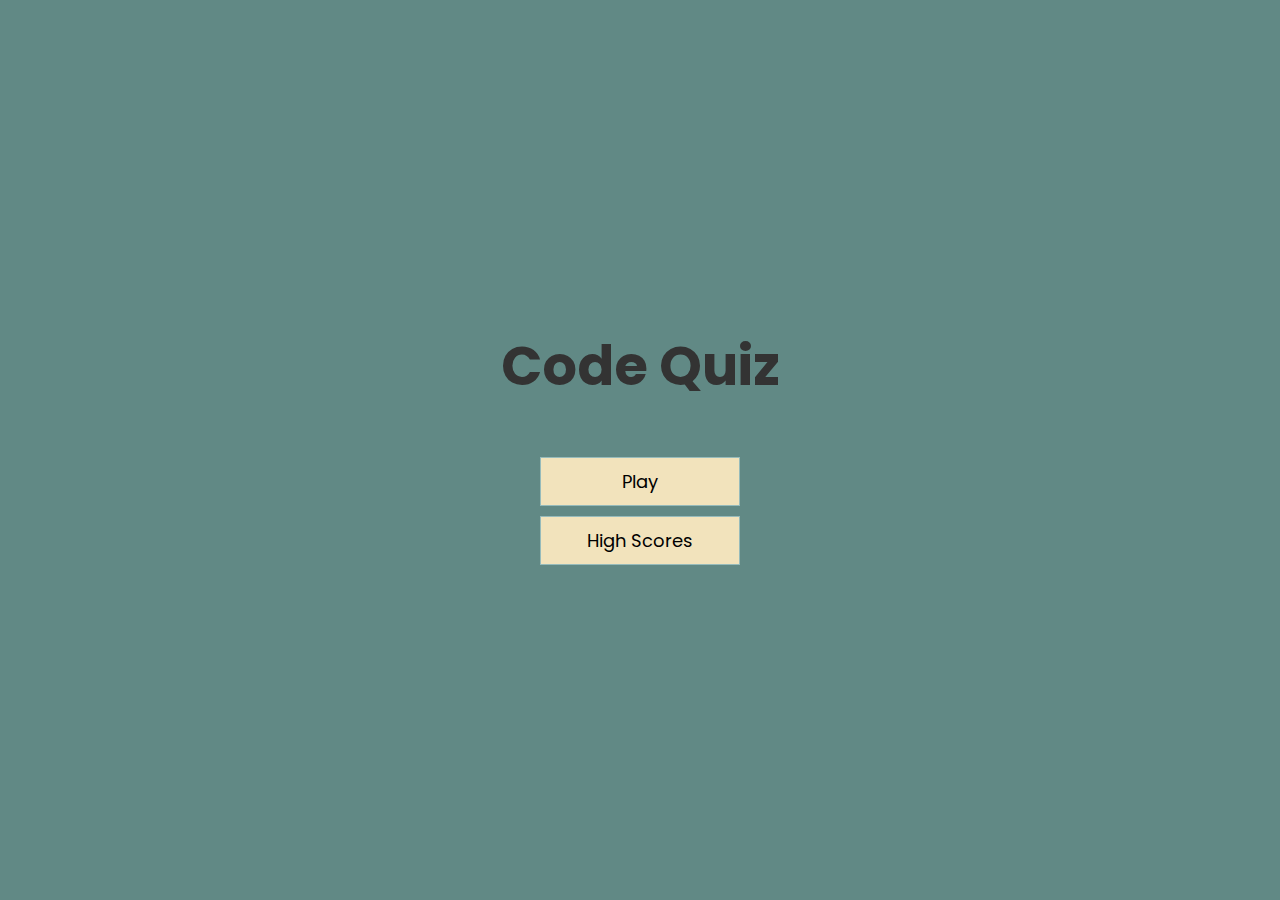
<file: index.html>
<!DOCTYPE html>
<html lang="en">
<head>
    <meta charset="UTF-8">
    <meta http-equiv="X-UA-Compatible" content="IE=edge">
    <meta name="viewport" content="width=device-width, initial-scale=1.0">
    <title>Code Quiz</title>
    <link rel="stylesheet" href="./assets/css/style.css">
    <link rel="preconnect" href="https://fonts.googleapis.com">
    <link rel="preconnect" href="https://fonts.gstatic.com" crossorigin>
    <link href="https://fonts.googleapis.com/css2?family=Poppins:wght@100;200;400;600&display=swap" rel="stylesheet">
</head>
<body>
    <div class="container">
        <div id="home" class="flex-center flex-column">
            <h1>Code Quiz</h1>
            <a class="btn" href="./game.html">Play</a>
            <a class="btn" href="./highscores.html">High Scores</a>
        </div>
    </div>
</body>
</html>
</file>
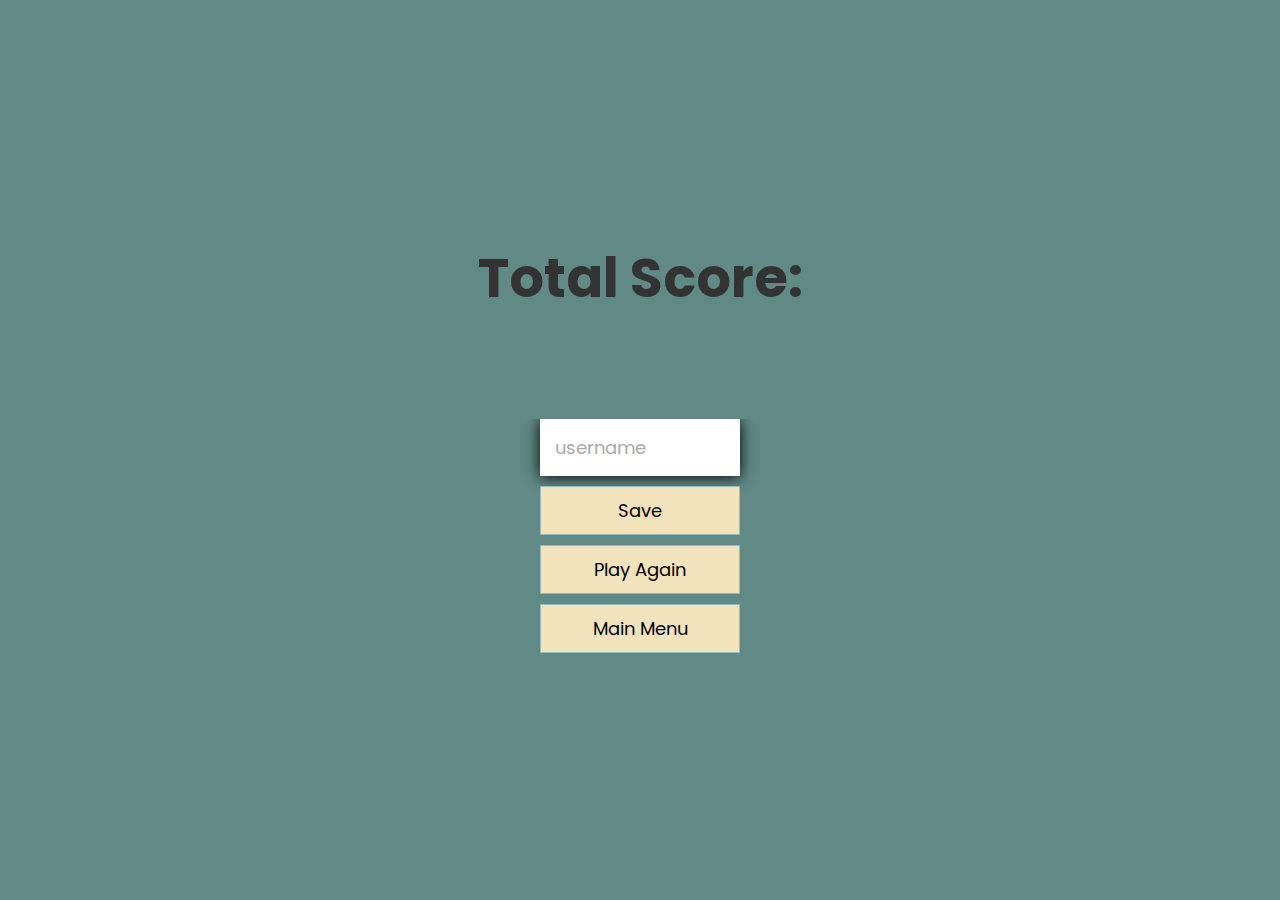
<file: end.html>
<!DOCTYPE html>
<html lang="en">
    <head>
        <meta charset="UTF-8">
        <meta http-equiv="X-UA-Compatible" content="IE=edge">
        <meta name="viewport" content="width=device-width, initial-scale=1.0">
        <title>Code Quiz</title>
        <link rel="stylesheet" href="./assets/css/style.css">
        <link rel="preconnect" href="https://fonts.googleapis.com">
        <link rel="preconnect" href="https://fonts.gstatic.com" crossorigin>
        <link href="https://fonts.googleapis.com/css2?family=Poppins:wght@100;200;400;600&display=swap" rel="stylesheet">
    </head>
<body>
    <div class="container">
        <div id="end" class="flex-center flex-column">
            <h1>Total Score:</h1>
            <h1 id="finalScore"></h1>
            <form>
                <input type="text" name="username" id="username" placeholder="username">
                <button type="submit" class="btn" id="saveScoreBtn" onclick="saveHighScore(event)" disabled>Save</button>
            </form>
            <a href="./game.html" class="btn">Play Again</a>
            <a href="./index.html" class="btn">Main Menu</a>
        </div>
    </div>
    <script src="./assets/js/end.js"></script>
</body>
</html>
</file>
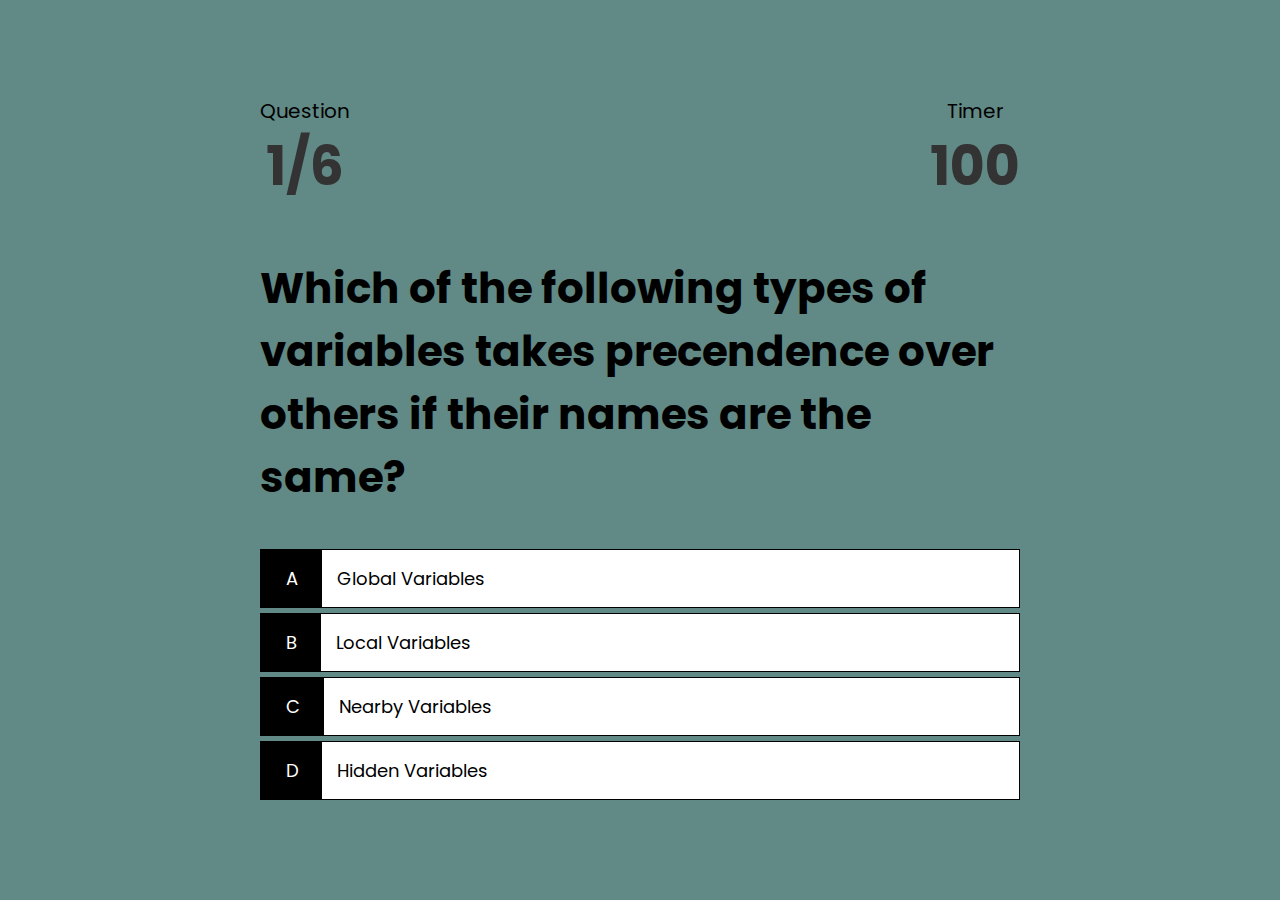
<file: game.html>
<!DOCTYPE html>
<html lang="en">
    <head>
        <meta charset="UTF-8">
        <meta http-equiv="X-UA-Compatible" content="IE=edge">
        <meta name="viewport" content="width=device-width, initial-scale=1.0">
        <title>Code Quiz</title>
        <link rel="stylesheet" href="./assets/css/style.css">
        <link rel="stylesheet" href="./assets/css/game.css">
        <link rel="preconnect" href="https://fonts.googleapis.com">
        <link rel="preconnect" href="https://fonts.gstatic.com" crossorigin>
        <link href="https://fonts.googleapis.com/css2?family=Poppins:wght@100;200;400;600&display=swap" rel="stylesheet">
    </head>
<body>
    <div class="container">
        <div id="game" class="justify-center flex-column">
            <div id="hud">
                <div id="hud-item"> 
                <!-- ^^^ change to class -->
                    <p class="hud-prefix">
                        Question
                    </p>
                    <h1 class="hud-main-text" id="question-counter"></h1>
                </div>

                <div id="hud-item">
                <!-- ^^^ change to class -->
                    <p class="hud-prefix">
                        Timer
                    </p>
                    <h1 class="hud-main-text" id="score">
                        100
                    </h1>
                </div>
            </div>
            <h2 id="question">What is the answer to this question?</h2>
            <div class="choice-container">
                <p class="choice-prefix">A</p>
                <p class="choice-text" data-number="1">Choice 1</p>
            </div>
            <div class="choice-container">
                <p class="choice-prefix">B</p>
                <p class="choice-text" data-number="2">Choice 2</p>
            </div>
            <div class="choice-container">
                <p class="choice-prefix">C</p>
                <p class="choice-text" data-number="3">Choice 3</p>
            </div>
            <div class="choice-container">
                <p class="choice-prefix">D</p>
                <p class="choice-text" data-number="4">Choice 4</p>
            </div>
        </div>
    </div>
    <script src="./assets/js/game.js"></script>
</body>
</html>
</file>
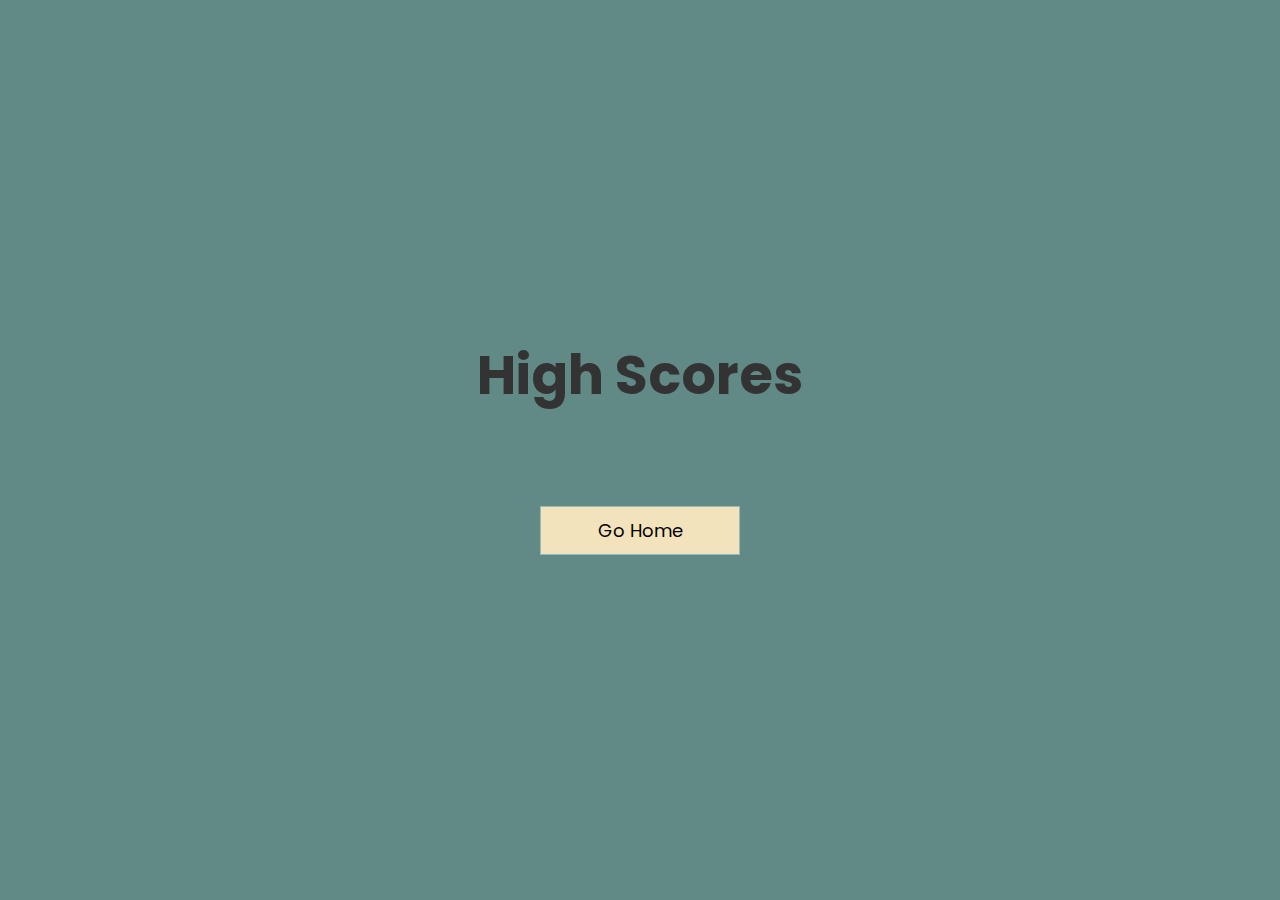
<file: highscores.html>
<!DOCTYPE html>
<html lang="en">
    <head>
        <meta charset="UTF-8">
        <meta http-equiv="X-UA-Compatible" content="IE=edge">
        <meta name="viewport" content="width=device-width, initial-scale=1.0">
        <title>Code Quiz High Score</title>
        <link rel="stylesheet" href="./assets/css/style.css">
        <link rel="stylesheet" href="./assets/css/highscores.css">
        <link rel="preconnect" href="https://fonts.googleapis.com">
        <link rel="preconnect" href="https://fonts.gstatic.com" crossorigin>
        <link href="https://fonts.googleapis.com/css2?family=Poppins:wght@100;200;400;600&display=swap" rel="stylesheet">
    </head>
<body>
    <div class="container">
        <div id="highScores" class="flex-center flex-column">
            <h1 id="finalScore">High Scores</h1>
            <ul id="highScoresList"></ul>
            <a href="./index.html" class="btn">Go Home</a>
        </div>
    </div>

    <script src="./assets/js/highscores.js"></script>
</body>
</html>
</file>
<file: assets/css/style.css>
:root {
    --main-bg-color: #f2E3BC;
    --secondary-bg-color: #618985;
    --primary-color: #96bbbb;
    --secondary-color: #414535;
    --text-color: #333;
    font-size: 62.5%;
}

* {
    font-family: 'Poppins', sans-serif;
    scroll-behavior: smooth;
    box-sizing: border-box;
    margin: 0;
    padding: 0;
    overflow: hidden;
}

body {
    background-color: var(--secondary-bg-color);
}

h1, h2, h3, h4 {
    margin-bottom: 1rem;
}

h1 {
    font-size: 5.4rem;
    color: var(--text-color);
    margin-bottom: 5rem;
}

h1 > span {
    font-size: 2.4rem;
    font-weight: 500;
}

h2 {
    font-size: 4.2rem;
    margin-bottom: 4rem;
    font-weight: 700;
}

h3 {
    font-size: 2.8rem;
    font-weight: 500;
}

.container {
    width: 100vw;
    height: 100vh;
    display: flex;
    justify-content: center;
    align-items: center;
    max-width: 80rem;
    margin: 0 auto;
    padding: 2rem;
}

.container > * {
    width: 100%;
}

.flex-column {
    display: flex;
    flex-direction: column;
}

.flex-center {
    justify-content: center;
    align-items: center;
}

.justify-center {
    justify-content: center;
}

.text-center {
    text-align: center;
}

.hidden {
    display: none;
}

.btn {
    font-size: 1.8rem;
    padding: 1rem 0;
    width: 20rem;
    text-align: center;
    border: 0.1rem solid var(--primary-color);
    margin-bottom: 1rem;
    text-decoration: none;
    color: black;
    background-color: var(--main-bg-color);
}

.btn:hover {
    cursor: pointer;
    box-shadow: 0 0.4rem 1.4rem 0 var(--secondary-bg-color);
    transform: translateY(-0.1rem);
    transition: transform 150ms;
}

.btn[disabled]:hover {
    cursor: not-allowed;
    box-shadow: none;
    transform: none;
}

form {
    width: 100%;
    display: flex;
    flex-direction: column;
    align-items: center;
}

input {
    margin-bottom: 1rem;
    width: 20rem;
    padding: 1.5rem;
    font-size: 1.8rem;
    border: none;
    box-shadow: 0 0.1rem 1.4rem 0 black;
}

input::placeholder {
    color: #aaa;
}
</file>
<file: assets/css/game.css>
.choice-container {
    display: flex;
    margin-bottom: 0.5rem;
    width: 100%;
    font-size: 1.8rem;
    border: 0.1rem solid black;
    background-color: white;
}

.choice-container:hover {
    cursor: pointer;
    box-shadow: 0 0.4rem 1.4rem 0 gray;
    transform: translateY(-0.1rem);
    transition: transform 150ms;
}

.choice-prefix {
    padding: 1.5rem 2.5rem;
    background-color: black;
    color: white;
}

.choice-text {
    padding: 1.5rem;
    width: 100%;
}

.correct {
    background-color: green;
}

.incorrect {
    background-color: red;
}

#hud {
    display: flex;
    justify-content: space-between;
}

.hud-prefix {
    text-align: center;
    font-size: 2rem;
}

.hud-main-text {
    text-align: center;
}
</file>
<file: assets/css/highscores.css>
#highScoresList {
    list-style-type: none;
    padding-left: 0;
    margin-bottom: 4rem;
}

.high-score {
    font-size: 2.8rem;
    margin-bottom: 0.5rem;
}

.high-score:hover {
    transform: scale(1.025);
}
</file>
